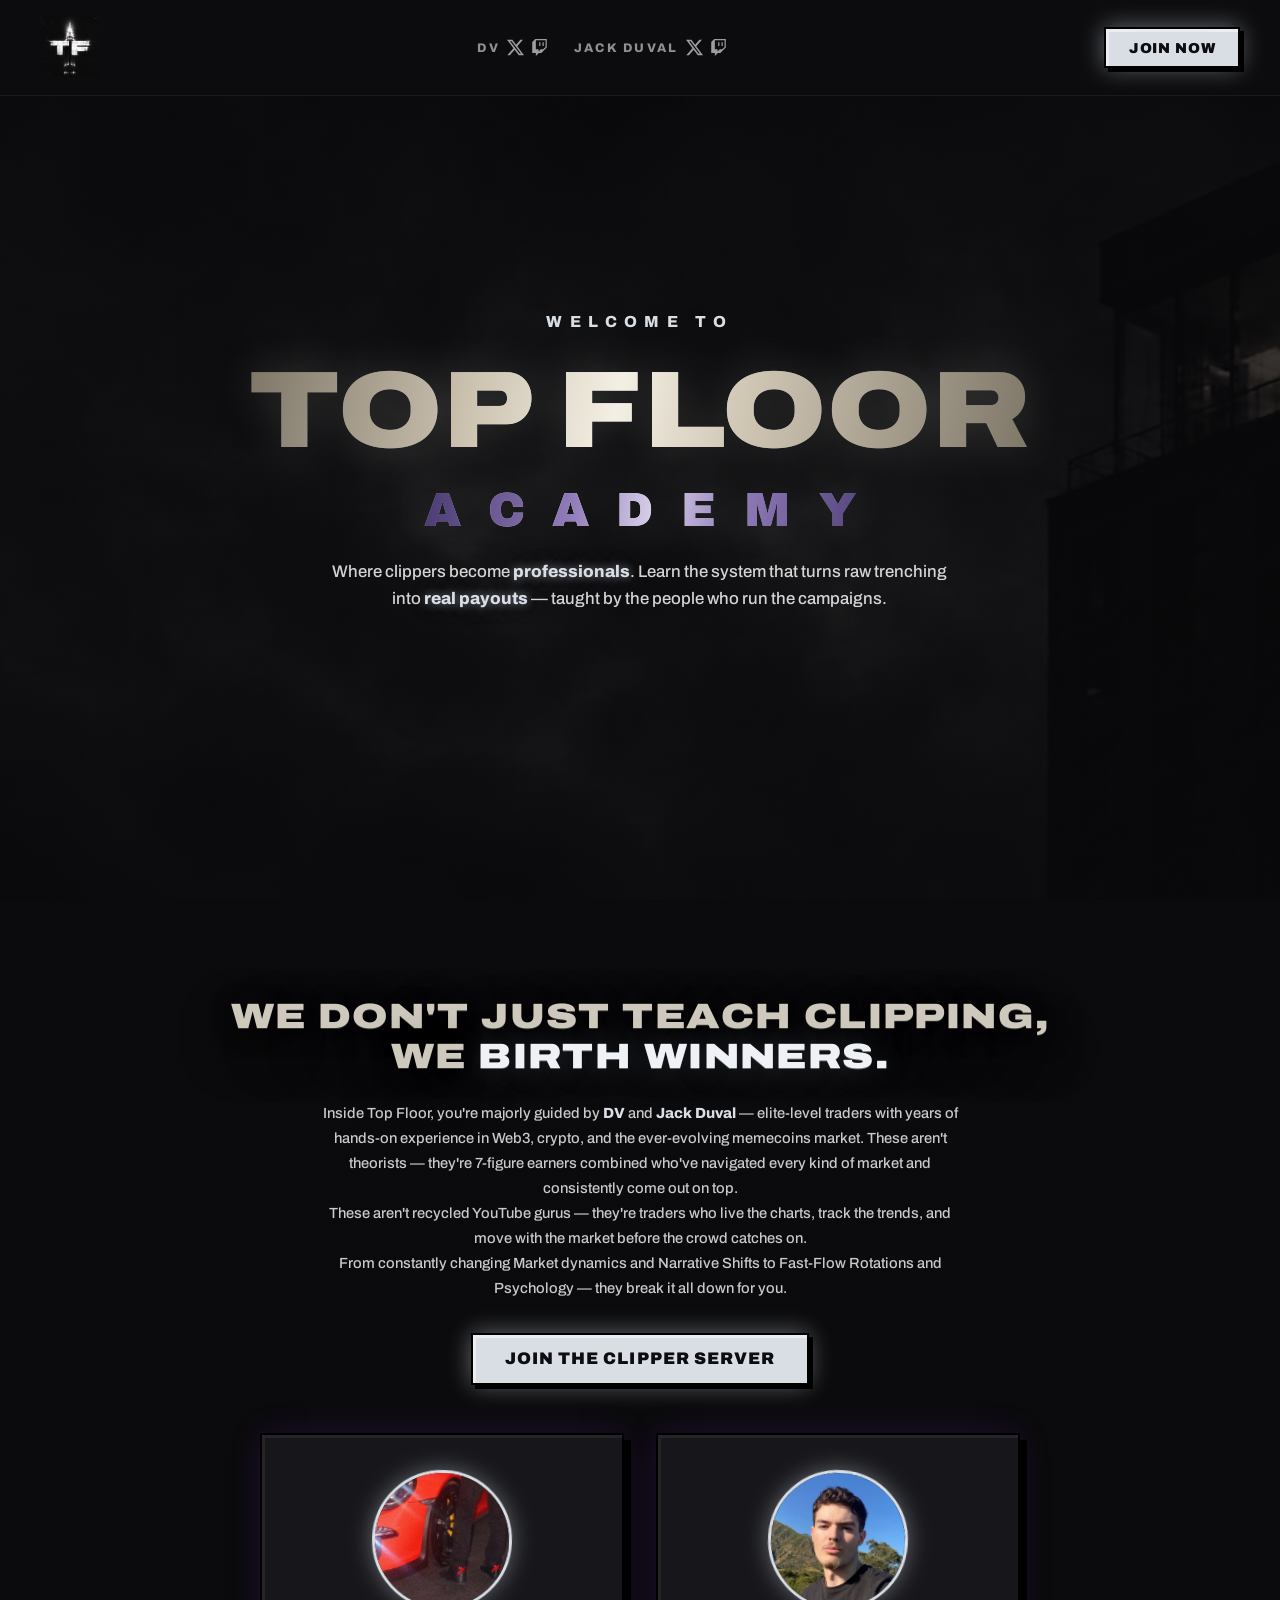
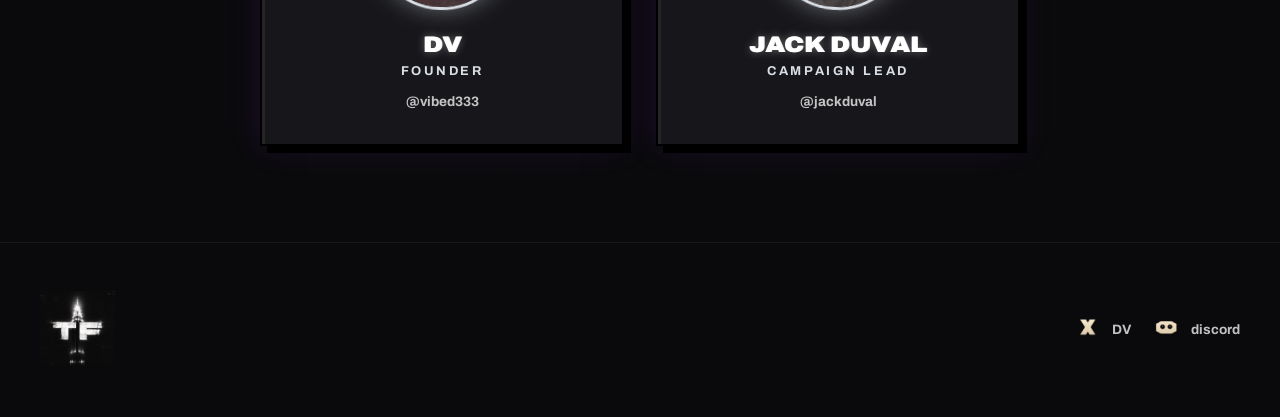
<file: academy.html>
<!DOCTYPE html>
<html lang="en">
<head>
  <meta charset="utf-8"/>
  <title>Top Floor Academy</title>
  <meta content="width=device-width, initial-scale=1" name="viewport"/>
  <link rel="shortcut icon" href="/assets/favicon.png" type="image/png"/>
  <link rel="stylesheet" href="/academy.css"/>
  <script src="https://cdnjs.cloudflare.com/ajax/libs/gsap/3.12.5/gsap.min.js"></script>
  <script src="/assets/lenis.min.js"></script>
</head>
<body>
  <svg width="0" height="0" style="position:absolute" aria-hidden="true" focusable="false">
    <defs>
      <filter id="tfDistress" x="-25%" y="-25%" width="150%" height="150%" color-interpolation-filters="sRGB">
        <feTurbulence type="fractalNoise" baseFrequency="0.012 0.02" numOctaves="2" seed="7" result="warpNoise"/>
        <feDisplacementMap in="SourceGraphic" in2="warpNoise" scale="1.6" xChannelSelector="R" yChannelSelector="G" result="warped"/>
        <feTurbulence type="fractalNoise" baseFrequency="0.28 0.33" numOctaves="2" seed="11" result="grainNoise"/>
        <feColorMatrix in="grainNoise" type="matrix" values="0 0 0 0 0  0 0 0 0 0  0 0 0 0 0  0.9 0.9 0.9 0 -0.85" result="grainAlpha"/>
        <feComposite in="grainAlpha" in2="warped" operator="in" result="grain"/>
        <feFlood flood-color="#f7d78a" flood-opacity="0.55" result="haloColor"/>
        <feComposite in="haloColor" in2="warped" operator="in" result="inkHalo"/>
        <feGaussianBlur in="inkHalo" stdDeviation="6" result="haloBlur"/>
        <feBlend in="haloBlur" in2="warped" mode="screen" result="glowed"/>
        <feComposite in="grain" in2="glowed" operator="over"/>
      </filter>
    </defs>
  </svg>

  <section class="navbar">
    <div class="container-navbar">
      <a href="/index.html" class="brand-link w-inline-block">
        <img src="/assets/scanners_logo.png" loading="lazy" width="60" alt="Top Floor"/>
      </a>
      <div class="options">
        <div class="social-group">
          <span class="social-name">dv</span>
          <a href="https://x.com/vibed333" target="_blank" class="social-icon w-inline-block" title="DV on X" aria-label="DV on X"><svg viewBox="0 0 24 24" width="17" height="17" aria-hidden="true"><path d="M18.901 1.153h3.68l-8.04 9.19L24 22.846h-7.406l-5.8-7.584-6.638 7.584H.474l8.6-9.83L0 1.154h7.594l5.243 6.932ZM17.61 20.644h2.039L6.486 3.24H4.298Z"/></svg></a>
          <a href="https://www.twitch.tv/dvces" target="_blank" class="social-icon w-inline-block" title="DV on Twitch" aria-label="DV on Twitch"><svg viewBox="0 0 24 24" width="17" height="17" aria-hidden="true"><path d="M11.571 4.714h1.715v5.143H11.57zm4.715 0H18v5.143h-1.714zM6 0L1.714 4.286v15.428h5.143V24l4.286-4.286h3.428L22.286 12V0zm14.571 11.143l-3.428 3.428h-3.429l-3 3v-3H6.857V1.714h13.714Z"/></svg></a>
        </div>
        <div class="social-group">
          <span class="social-name">jack duval</span>
          <a href="https://x.com/jackduval" target="_blank" class="social-icon w-inline-block" title="Jack Duval on X" aria-label="Jack Duval on X"><svg viewBox="0 0 24 24" width="17" height="17" aria-hidden="true"><path d="M18.901 1.153h3.68l-8.04 9.19L24 22.846h-7.406l-5.8-7.584-6.638 7.584H.474l8.6-9.83L0 1.154h7.594l5.243 6.932ZM17.61 20.644h2.039L6.486 3.24H4.298Z"/></svg></a>
          <a href="https://www.twitch.tv/jackduvaltrades" target="_blank" class="social-icon w-inline-block" title="Jack Duval on Twitch" aria-label="Jack Duval on Twitch"><svg viewBox="0 0 24 24" width="17" height="17" aria-hidden="true"><path d="M11.571 4.714h1.715v5.143H11.57zm4.715 0H18v5.143h-1.714zM6 0L1.714 4.286v15.428h5.143V24l4.286-4.286h3.428L22.286 12V0zm14.571 11.143l-3.428 3.428h-3.429l-3 3v-3H6.857V1.714h13.714Z"/></svg></a>
        </div>
      </div>
      <a href="https://discord.gg/topfloor" target="_blank" class="cta-button w-inline-block"><div>join now</div></a>
    </div>
  </section>

  <section class="hero">
    <div class="hero-inner">
      <p class="minititle">WELCOME TO</p>
      <h1 class="hero-heading tf-display">
        <span class="tf-h1-line">TOP FLOOR</span>
        <span class="tf-h1-line tf-h1-accent">ACADEMY</span>
      </h1>
      <p class="hero-sub">Where clippers become <span class="hl">professionals</span>. Learn the system that turns raw trenching into <span class="hl">real payouts</span> — taught by the people who run the campaigns.</p>
      <div class="hero-money-row">
        <img src="/assets/money-1.png" loading="lazy" width="92" alt="" class="hero-money"/>
      </div>
    </div>
  </section>

  <section class="mentors" id="mentors">
    <h2 class="section-heading tf-display">We Don't Just Teach Clipping,<br/>We <span class="tf-ember-span">Birth Winners.</span></h2>
    <p class="mentors-desc">Inside Top Floor, you're majorly guided by <strong>DV</strong> and <strong>Jack Duval</strong> — elite-level traders with years of hands-on experience in Web3, crypto, and the ever-evolving memecoins market. These aren't theorists — they're 7-figure earners combined who've navigated every kind of market and consistently come out on top.</p>
    <p class="mentors-desc">These aren't recycled YouTube gurus — they're traders who live the charts, track the trends, and move with the market before the crowd catches on.</p>
    <p class="mentors-desc">From constantly changing Market dynamics and Narrative Shifts to Fast-Flow Rotations and Psychology — they break it all down for you.</p>
    <div class="mentors-cta">
      <a href="https://discord.gg/topfloor" target="_blank" class="cta-button big w-inline-block"><div>Join The Clipper Server</div></a>
    </div>
    <div class="mentors-grid">
      <div class="mentor-card">
        <img src="/assets/pfps/dv.jpg" loading="lazy" width="140" alt="DV" class="mentor-pfp"/>
        <h3 class="mentor-name">DV</h3>
        <p class="mentor-role">Founder</p>
        <a href="https://x.com/vibed333" target="_blank" class="mentor-link w-inline-block"><div>@vibed333</div></a>
      </div>
      <div class="mentor-card">
        <img src="/assets/pfps/jackduval.jpg" loading="lazy" width="140" alt="Jack Duval" class="mentor-pfp"/>
        <h3 class="mentor-name">Jack Duval</h3>
        <p class="mentor-role">Campaign Lead</p>
        <a href="https://x.com/jackduval" target="_blank" class="mentor-link w-inline-block"><div>@jackduval</div></a>
      </div>
    </div>
  </section>

  <section class="footer">
    <div class="footer-data">
      <a href="/index.html" class="brand-link w-inline-block">
        <img src="/assets/scanners_logo.png" loading="lazy" width="75" alt="Top Floor"/>
      </a>
      <div class="socials">
        <a href="https://x.com/vibed333" target="_blank" class="social-pair" title="DV on X">
          <img src="/assets/x icon.png" loading="lazy" width="28" alt="X"/>
          <span>DV</span>
        </a>
        <a href="https://discord.gg/topfloor" target="_blank" class="social-pair" title="Top Floor Discord">
          <img src="/assets/discord.png" loading="lazy" width="28" alt="Discord"/>
          <span>discord</span>
        </a>
      </div>
    </div>
  </section>

  <script src="/academy.js"></script>
</body>
</html>
</file>
<file: academy.css>
/* ═══════════════════════════════════════════════════════════════
   TOP FLOOR ACADEMY — reference (localhost:5920) layout
   + Top Floor v7 text system (metallic ink, knife-cut grain, glow)
   ═══════════════════════════════════════════════════════════════ */

@font-face {
  font-family: 'Archivo';
  src: url('/assets/Archivo.ttf') format('truetype');
  font-weight: 100 900;
  font-stretch: 50% 200%;
  font-display: swap;
}

:root {
  --ink: #0d0d10;
  --paper: #f5f1e8;
  --gold: #d9dee5; /* now shiny silver — same role, cooler tone */
  --purple: #6a2bd9;
}

* {
  margin: 0;
  padding: 0;
  box-sizing: border-box;
}

/* scroll-behavior stays default: Lenis drives smoothing per-frame;
   CSS smooth-behavior would double-smooth every frame and lag the glide */

body {
  font-family: 'Archivo', 'Arial Black', sans-serif;
  background: var(--ink);
  color: #fff;
  -webkit-font-smoothing: antialiased;
  -moz-osx-font-smoothing: grayscale;
  overflow-x: hidden;
}

a { text-decoration: none; color: inherit; }
img { max-width: 100%; display: inline-block; }

/* ── v7 display ink ─────────────────────────────────────────── */
.tf-display {
  font-family: 'Archivo', 'Arial Black', sans-serif;
  font-weight: 900;
  font-stretch: 125%;
  letter-spacing: -0.01em;
  text-transform: uppercase;
  -webkit-text-stroke: 0;
  text-rendering: optimizeLegibility;
  font-kerning: normal;
  filter: url(#tfDistress);
}

/* metallic gradient ink (hero — brushed steel) */
.hero-heading {
  background-image: linear-gradient(105deg, #3d4348 0%, #9aa4ad 28%, #f2f6f9 46%, #9aa4ad 62%, #3d4348 100%);
  background-size: 100% 100%;
  -webkit-background-clip: text;
  background-clip: text;
  -webkit-text-fill-color: transparent;
  color: transparent;
  display: flex;
  flex-direction: column;
  align-items: center;
  gap: 0.1em;
}

.tf-h1-accent {
  background-image: linear-gradient(105deg, #3c0d6e 0%, #8a2be2 30%, #e9d5ff 48%, #8a2be2 66%, #3c0d6e 100%);
  background-size: 100% 100%;
  -webkit-background-clip: text;
  background-clip: text;
}

/* purple metallic (mentors heading) */
.mentors .section-heading {
  background-image: linear-gradient(105deg, #3c0d6e 0%, #8a2be2 30%, #f2e8ff 48%, #8a2be2 66%, #3c0d6e 100%);
  background-size: 100% 100%;
  -webkit-background-clip: text;
  background-clip: text;
  -webkit-text-fill-color: transparent;
  color: transparent;
}

/* ── hero heading: quiet luxury ───────────────────────────────
   Champagne-ivory ink with a soft violet counter-line, editorial
   scale, one faint halo via drop-shadow (paints outside the glyph
   silhouette — no ghosting on clipped text). The backdrop carries
   the drama; the type stays composed. */
.hero-heading {
  font-family: Jpbgm, 'Archivo', 'Arial Black', sans-serif;
  font-stretch: 118%;
  font-size: clamp(3.2rem, 8.5vw, 7.5rem);
  letter-spacing: 0.01em;
  line-height: 1.02;
  gap: 0.14em;
  filter: drop-shadow(0 0 22px rgba(233, 226, 210, 0.16));
  text-shadow: none;
}

.hero-heading .tf-h1-line {
  background-image: linear-gradient(100deg, #7d7566 0%, #cfc6b4 30%, #f4efe4 47%, #cfc6b4 63%, #7d7566 100%);
  -webkit-background-clip: text;
  background-clip: text;
  -webkit-text-fill-color: transparent;
  color: transparent;
  text-shadow: none;
}

.hero-heading .tf-h1-accent {
  font-size: 0.44em;
  font-stretch: 100%;
  letter-spacing: 0.58em;
  margin-right: -0.58em; /* recenter the tracked caps */
  background-image: linear-gradient(100deg, #4b3a72 0%, #8f7bb8 32%, #d9d0ea 50%, #8f7bb8 68%, #4b3a72 100%);
  -webkit-background-clip: text;
  background-clip: text;
  -webkit-text-fill-color: transparent;
  color: transparent;
  text-shadow: none;
}

/* ── mentors heading: artful ink ──────────────────────────────
   Restrained editorial treatment: matte flat fill, hairline edge,
   deep cinematic drop. No glow rings, no neon. */
.mentors .section-heading {
  filter: none;
  background-image: none;
  background-clip: border-box;
  letter-spacing: 0.04em;
  -webkit-text-fill-color: #cfc9bd;
  color: #cfc9bd;
  text-shadow:
    0 1px 0 rgba(235, 228, 214, 0.22),
    0 20px 50px rgba(0, 0, 0, 0.88),
    0 6px 22px rgba(0, 0, 0, 0.5),
    0 0 80px rgba(180, 150, 110, 0.09);
}

/* (gold-span removed with the benefits section) */

/* silver-edged accent: was ember-gold, now a bright silver glint */
.tf-ember-span {
  background-image: none;
  -webkit-text-fill-color: #eef1f5;
  color: #eef1f5;
  text-shadow:
    0 1px 0 rgba(255, 255, 255, 0.35),
    0 0 34px rgba(200, 212, 228, 0.22);
}

/* (stale text-shadow:none guard removed — cinematic headings now use
   solid fills, so shadows paint cleanly behind them) */

.section-heading {
  font-size: clamp(1.4rem, 3vw, 2.2rem);
  line-height: 1.15;
  text-align: center;
  padding: 0 1rem;
  margin-bottom: 1.5rem;
}

.minititle {
  font-size: 1rem;
  font-weight: 800;
  letter-spacing: 0.45em;
  color: var(--gold);
  text-transform: uppercase;
  text-align: center;
}

/* ── navbar ─────────────────────────────────────────────────── */
.navbar {
  position: fixed;
  top: 0; left: 0; right: 0;
  z-index: 50;
  padding: 1rem 2rem;
  background: rgba(13, 13, 16, 0.85);
  backdrop-filter: blur(10px);
  border-bottom: 1px solid rgba(255, 255, 255, 0.06);
}

.container-navbar {
  max-width: 1200px;
  margin: 0 auto;
  display: flex;
  align-items: center;
  justify-content: space-between;
  gap: 1rem;
}

.brand-link img { transition: transform 0.45s cubic-bezier(0.22, 1, 0.36, 1); }
.brand-link:hover img { transform: rotate(-8deg) scale(1.06); }

.options { display: flex; gap: 1.6rem; align-items: center; }

.social-group { display: flex; align-items: center; gap: 0.45rem; }

.social-name {
  font-size: 0.78rem;
  font-weight: 800;
  letter-spacing: 0.18em;
  text-transform: uppercase;
  color: rgba(255, 255, 255, 0.55);
}

.social-icon {
  display: flex;
  color: rgba(255, 255, 255, 0.6);
  transition: color 0.3s, filter 0.3s, transform 0.3s;
}
.social-icon svg { fill: currentColor; display: block; }
.social-icon:hover {
  color: #fff;
  filter: drop-shadow(0 0 8px rgba(214, 222, 232, 0.65));
  transform: translateY(-1px);
}

.link-block div {
  font-size: 0.85rem;
  font-weight: 700;
  letter-spacing: 0.12em;
  text-transform: lowercase;
  color: rgba(255, 255, 255, 0.75);
  transition: color 0.3s, text-shadow 0.3s;
}
.link-block:hover div {
  color: #fff;
  text-shadow: 0 0 8px rgba(214, 222, 232, 0.55), 0 0 20px rgba(214, 222, 232, 0.3);
}

.cta-button {
  background: var(--gold);
  color: #0d0d10;
  font-weight: 900;
  font-size: 0.9rem;
  letter-spacing: 0.06em;
  text-transform: uppercase;
  padding: 0.65rem 1.4rem;
  border: 2px solid #000;
  box-shadow: inset 3px 3px rgba(255, 255, 255, 0.45), 4px 4px 0 #000, 0 0 24px rgba(214, 222, 232, 0.45);
  transition: transform 0.3s cubic-bezier(0.22, 1, 0.36, 1), box-shadow 0.3s;
}
.cta-button:hover {
  transform: translate(-2px, -2px);
  box-shadow: inset 3px 3px rgba(255, 255, 255, 0.45), 6px 6px 0 #000, 0 0 36px rgba(214, 222, 232, 0.65);
}
.cta-button.big { font-size: 1.05rem; padding: 0.9rem 2rem; }

.ghost-button {
  color: #fff;
  font-weight: 800;
  font-size: 0.95rem;
  letter-spacing: 0.08em;
  text-transform: uppercase;
  padding: 0.9rem 2rem;
  border: 2px solid rgba(255, 255, 255, 0.35);
  transition: border-color 0.3s, box-shadow 0.3s, transform 0.3s;
}
.ghost-button:hover {
  border-color: var(--gold);
  box-shadow: 0 0 26px rgba(214, 222, 232, 0.35);
  transform: translate(-2px, -2px);
}

/* ── hero ───────────────────────────────────────────────────── */
.hero {
  min-height: 100vh;
  display: flex;
  align-items: center;
  justify-content: center;
  position: relative;
  padding: 7rem 1.5rem 4rem;
  background:
    radial-gradient(120% 90% at 50% 42%, rgba(10, 10, 12, 0) 0%, rgba(10, 10, 12, 0.5) 72%, rgba(7, 7, 9, 0.93) 100%),
    linear-gradient(180deg, rgba(10, 10, 12, 0.72), rgba(10, 10, 12, 0.72)),
    url('/assets/topfloor-2.jpg') center/cover fixed;
}

.hero-inner {
  max-width: 980px;
  text-align: center;
  display: flex;
  flex-direction: column;
  align-items: center;
  gap: 1.4rem;
}

.hero-heading {
  font-size: clamp(3.2rem, 8.5vw, 7.5rem);
  line-height: 1.08;
}

.hero-sub {
  max-width: 620px;
  font-size: 1.05rem;
  font-weight: 500;
  line-height: 1.6;
  color: rgba(255, 255, 255, 0.82);
}

.hero-sub .hl {
  color: var(--gold);
  font-weight: 800;
  text-shadow: 0 0 10px rgba(214, 222, 232, 0.5), 0 0 28px rgba(214, 222, 232, 0.25);
}

.hero-actions {
  display: flex;
  gap: 1rem;
  flex-wrap: wrap;
  justify-content: center;
  margin-top: 0.6rem;
}

.hero-money-row { position: relative; height: 0; }
.hero-money {
  position: absolute;
  top: -170px;
  right: 40px;
  filter: drop-shadow(0 0 18px rgba(214, 222, 232, 0.55));
  pointer-events: none;
}

/* ── mentors ────────────────────────────────────────────────── */
.mentors {
  padding: 6rem 1.5rem;
  background:
    radial-gradient(120% 90% at 50% 45%, rgba(10, 10, 12, 0) 0%, rgba(10, 10, 12, 0.55) 72%, rgba(7, 7, 9, 0.93) 100%),
    linear-gradient(180deg, rgba(10, 10, 12, 0.84), rgba(10, 10, 12, 0.84)),
    url('/assets/topfloor-2.jpg') center/cover fixed;
}

.mentors-grid {
  max-width: 760px;
  margin: 3rem auto 0;
  display: grid;
  grid-template-columns: repeat(2, 1fr);
  gap: 2rem;
}

.mentor-card {
  background: #17171b;
  border: 2px solid #000;
  padding: 2.2rem 1.5rem;
  text-align: center;
  box-shadow: inset 3px 3px rgba(255, 255, 255, 0.06), 7px 7px 0 #000, 0 0 30px rgba(138, 43, 226, 0.15);
}

.mentor-pfp {
  border-radius: 50%;
  border: 3px solid var(--gold);
  box-shadow: 0 0 22px rgba(214, 222, 232, 0.4);
  margin-bottom: 1.2rem;
}

.mentor-name {
  font-size: 1.4rem;
  font-weight: 900;
  font-stretch: 115%;
  text-transform: uppercase;
  text-shadow: 1px 0 0 rgba(255,255,255,0.9), 0 0 8px rgba(255, 255, 255, 0.35);
}

.mentor-role {
  font-size: 0.8rem;
  font-weight: 700;
  letter-spacing: 0.2em;
  text-transform: uppercase;
  color: var(--gold);
  margin: 0.4rem 0 1rem;
}

.mentor-link div {
  font-size: 0.85rem;
  font-weight: 700;
  color: rgba(255, 255, 255, 0.75);
  transition: color 0.3s, text-shadow 0.3s;
}
.mentor-link:hover div {
  color: var(--gold);
  text-shadow: 0 0 10px rgba(214, 222, 232, 0.5);
}

.mentors-note {
  text-align: center;
  margin-top: 2.5rem;
  font-size: 0.78rem;
  letter-spacing: 0.12em;
  color: rgba(255, 255, 255, 0.35);
  font-family: monospace;
}

.mentors-desc {
  max-width: 640px;
  margin: 0 auto;
  text-align: center;
  font-size: 0.92rem;
  font-weight: 500;
  line-height: 1.7;
  color: rgba(255, 255, 255, 0.78);
}

.mentors-desc strong {
  color: var(--gold);
  font-weight: 800;
}

.mentors-cta {
  display: flex;
  justify-content: center;
  margin: 2rem auto 0;
}

/* ── footer ─────────────────────────────────────────────────── */
.footer {
  padding: 3rem 2rem;
  border-top: 1px solid rgba(255, 255, 255, 0.06);
  background: #0a0a0c;
}

.footer-data {
  max-width: 1200px;
  margin: 0 auto;
  display: flex;
  align-items: center;
  justify-content: space-between;
  gap: 1.5rem;
  flex-wrap: wrap;
}

.socials { display: flex; gap: 1.5rem; }

.social-pair {
  display: flex;
  align-items: center;
  gap: 0.5rem;
  font-size: 0.85rem;
  font-weight: 700;
  color: rgba(255, 255, 255, 0.75);
  transition: color 0.3s, text-shadow 0.3s;
}
.social-pair:hover {
  color: #fff;
  text-shadow: 0 0 10px rgba(214, 222, 232, 0.5);
}

/* ── mobile ─────────────────────────────────────────────────── */
@media screen and (max-width: 991px) {
  .mentors-grid { grid-template-columns: repeat(2, 1fr); }
  .hero-money { top: -150px; right: 10px; }
}

@media screen and (max-width: 767px) {
  .options { display: none; }
  .mentors-grid { grid-template-columns: 1fr; }
  .hero-money { width: 64px; top: -110px; right: 4px; }
  .cta-button.big, .ghost-button { width: 100%; text-align: center; }
  /* grain filters are wasted at small sizes — drop them for perf */
  .tf-display { filter: none; }
}

@media screen and (max-width: 479px) {
  .hero-heading { font-size: clamp(2.8rem, 12vw, 4.2rem); }
  .section-heading { font-size: clamp(1.8rem, 8vw, 2.4rem); }
}
</file>
